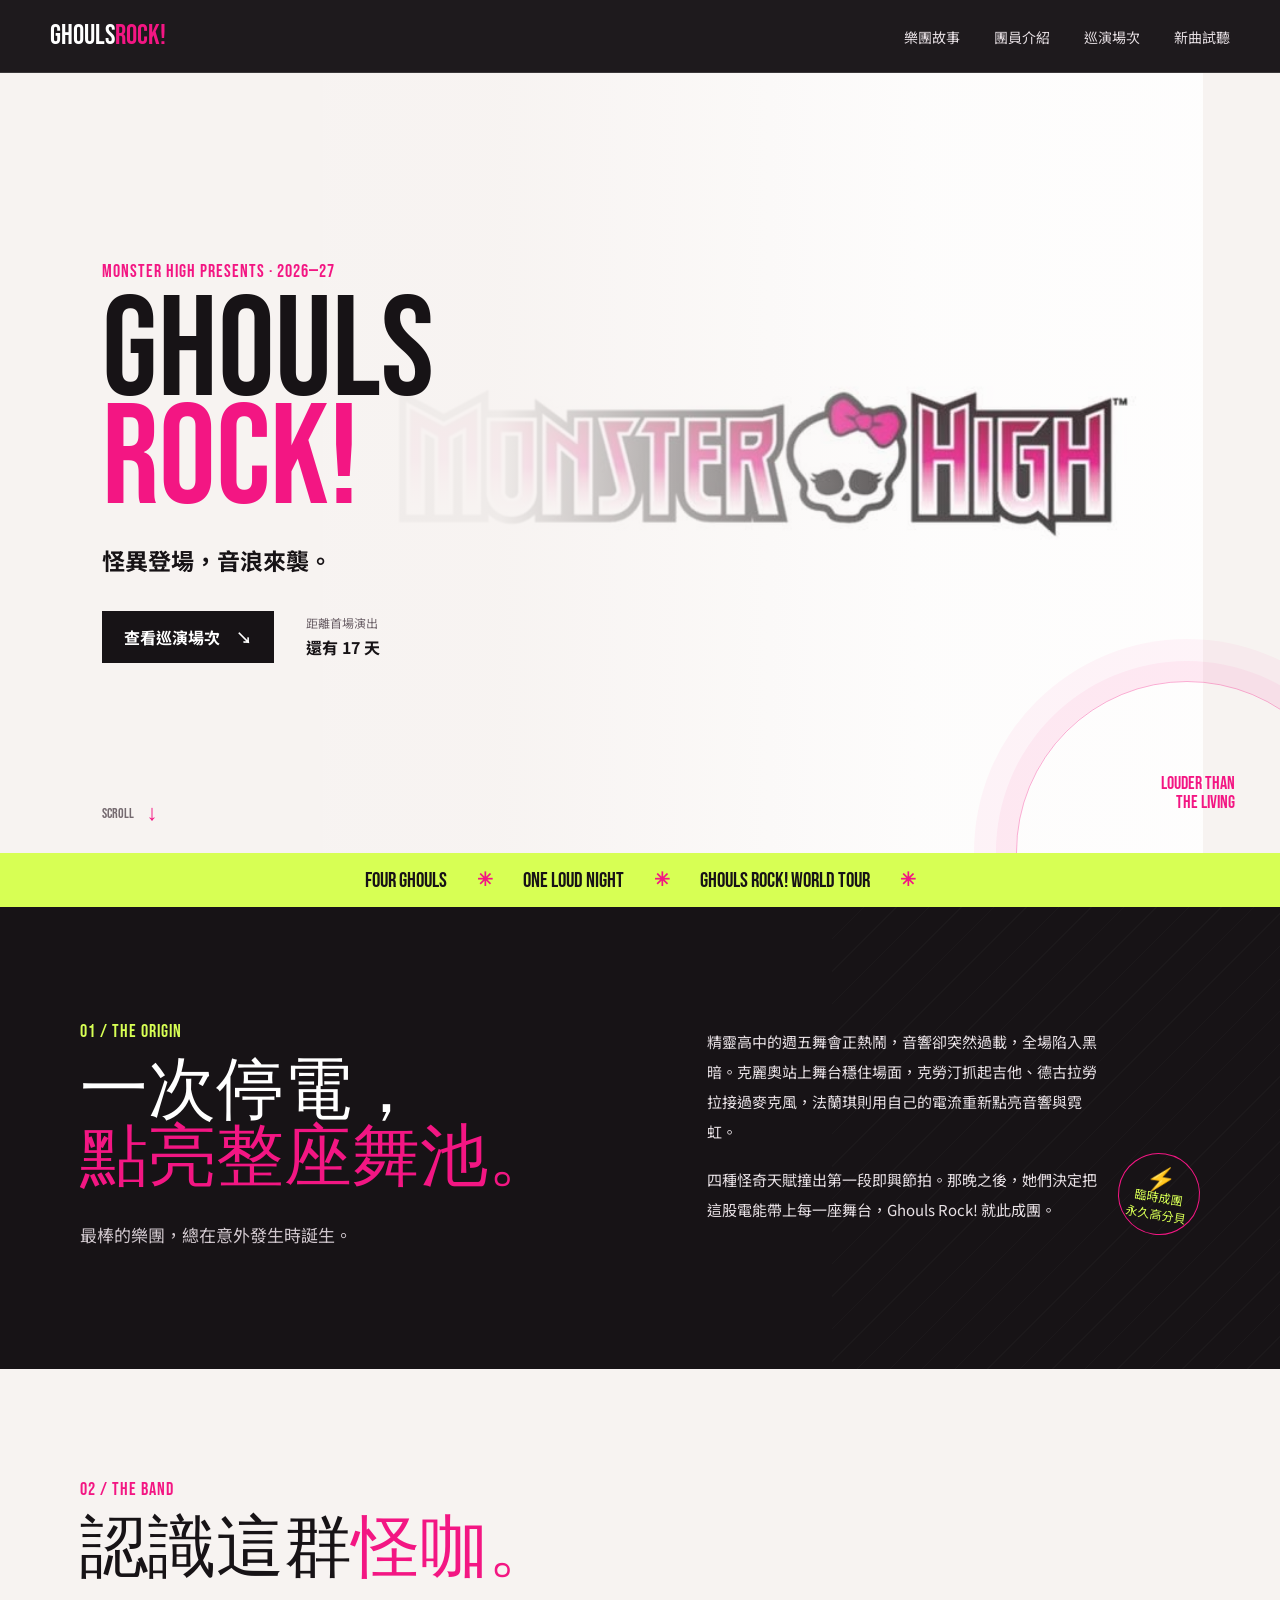
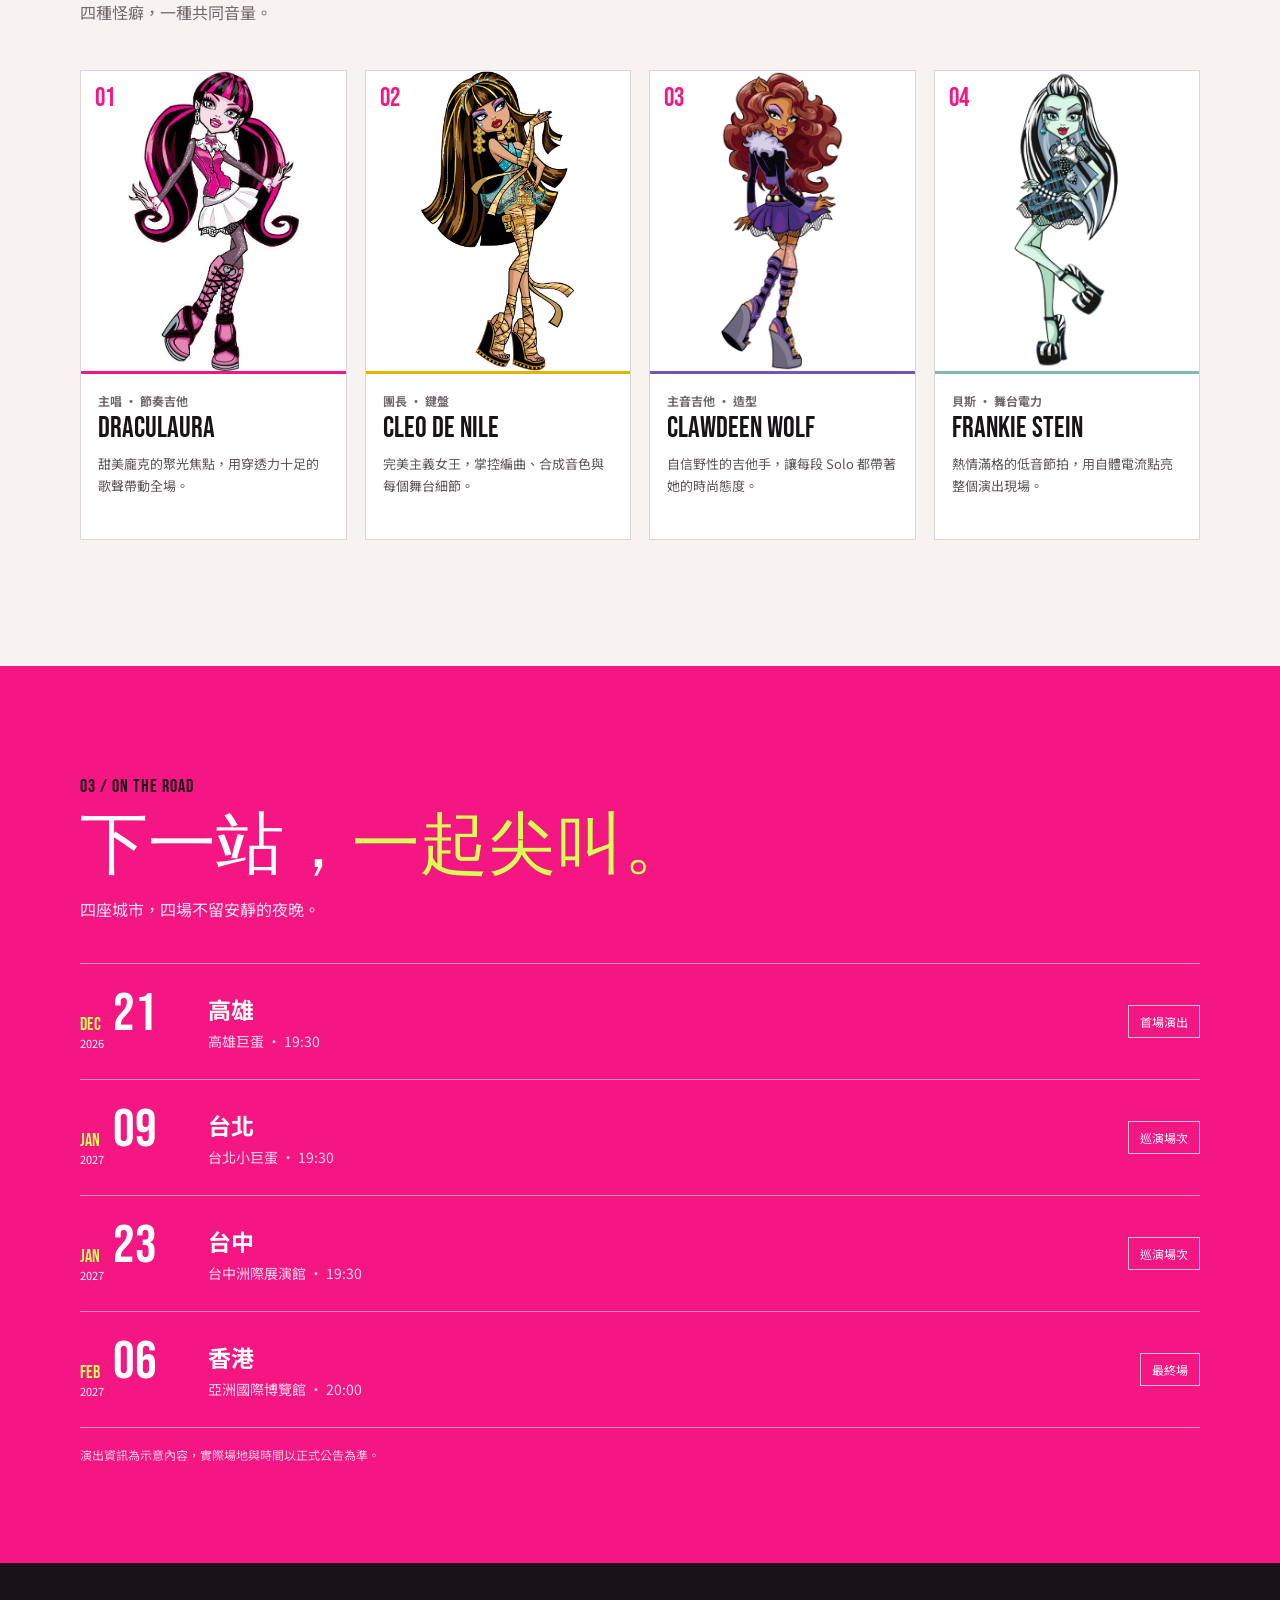
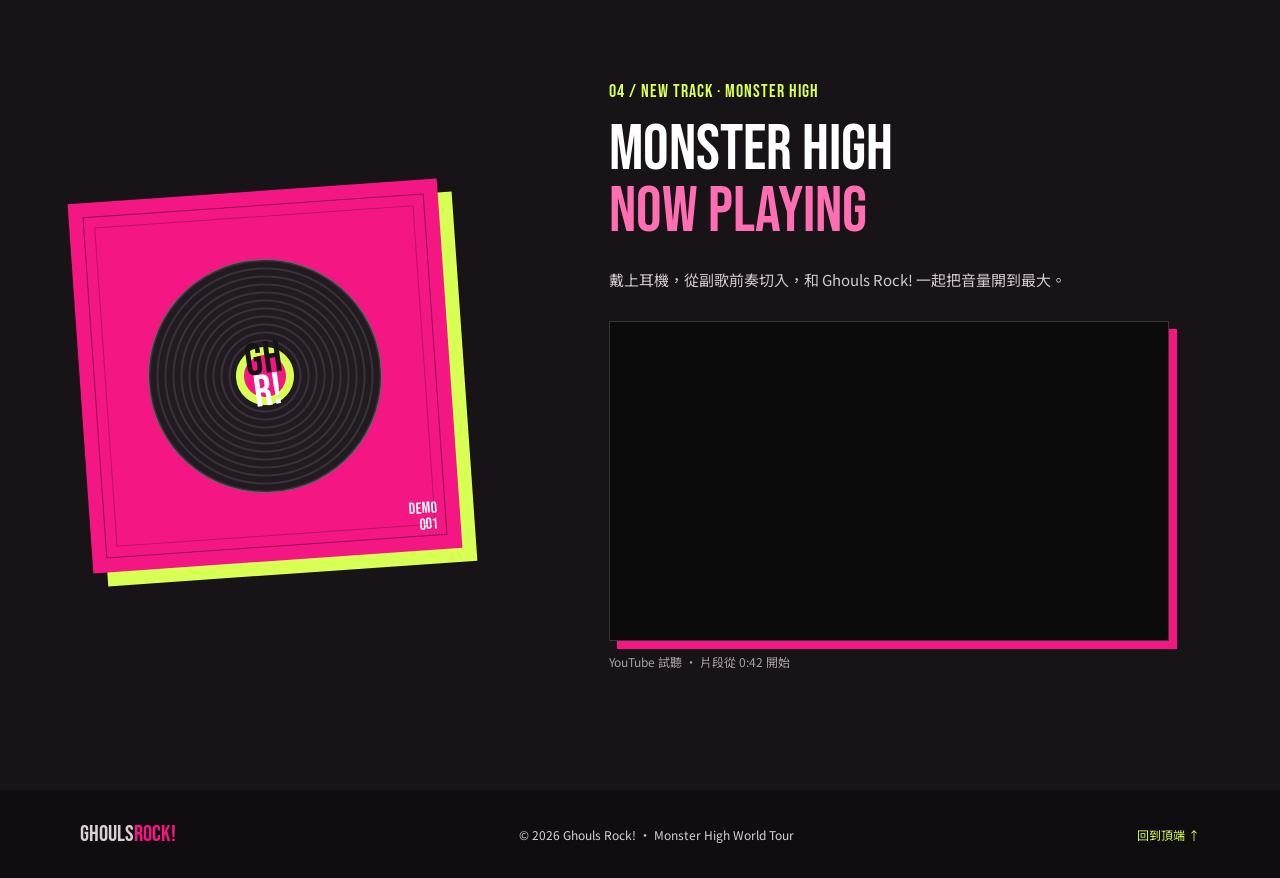
<file: index.html>
<!DOCTYPE html>
<html lang="zh-Hant">
<head>
    <meta charset="UTF-8">
    <meta name="viewport" content="width=device-width, initial-scale=1.0">
    <meta name="theme-color" content="#171316">
    <meta name="description" content="Ghouls Rock! 精靈高中女子搖滾樂團，巡演故事、團員、場次與新曲試聽。">
    <title>Ghouls Rock! | Monster High World Tour</title>
    <link rel="preconnect" href="https://fonts.googleapis.com">
    <link rel="preconnect" href="https://fonts.gstatic.com" crossorigin>
    <link href="https://fonts.googleapis.com/css2?family=Bebas+Neue&family=Noto+Sans+TC:wght@400;500;700;900&display=swap" rel="stylesheet">
    <link rel="stylesheet" href="style.css">
</head>
<body>
    <header class="site-header">
        <nav class="site-nav" aria-label="主要導覽">
            <a class="wordmark" href="#home" aria-label="Ghouls Rock! 回到首頁">GHOULS<span>ROCK!</span></a>
            <div class="nav-links">
                <a href="#story">樂團故事</a>
                <a href="#members">團員介紹</a>
                <a href="#tour">巡演場次</a>
                <a href="#listen">新曲試聽</a>
            </div>
        </nav>
    </header>

    <main>
        <section class="hero" id="home" aria-labelledby="hero-title">
            <div class="hero-content">
                <p class="eyebrow">MONSTER HIGH PRESENTS · 2026—27</p>
                <h1 id="hero-title">GHOULS<br><span>ROCK!</span></h1>
                <p class="hero-subtitle">怪異登場，音浪來襲。</p>
                <div class="hero-actions">
                    <a class="button button-dark" href="#tour">查看巡演場次 <span aria-hidden="true">↘</span></a>
                    <p class="countdown"><span>距離首場演出</span><strong id="day" aria-live="polite">倒數計算中</strong></p>
                </div>
            </div>
            <p class="hero-side-note" aria-hidden="true">LOUDER THAN<br>THE LIVING</p>
            <a class="scroll-cue" href="#story" aria-label="向下探索樂團故事">SCROLL <span aria-hidden="true">↓</span></a>
        </section>

        <div class="tour-ribbon" aria-hidden="true">
            <span>FOUR GHOULS</span><b>✳</b><span>ONE LOUD NIGHT</span><b>✳</b><span>GHOULS ROCK! WORLD TOUR</span><b>✳</b>
        </div>

        <section class="story section-dark" id="story" aria-labelledby="story-title">
            <div class="section-inner story-layout">
                <div class="section-heading">
                    <p class="eyebrow">01 / THE ORIGIN</p>
                    <h2 id="story-title">一次停電，<br><span>點亮整座舞池。</span></h2>
                    <p class="story-lead">最棒的樂團，總在意外發生時誕生。</p>
                </div>
                <div class="story-copy">
                    <p>精靈高中的週五舞會正熱鬧，音響卻突然過載，全場陷入黑暗。克麗奧站上舞台穩住場面，克勞汀抓起吉他、德古拉勞拉接過麥克風，法蘭琪則用自己的電流重新點亮音響與霓虹。</p>
                    <p>四種怪奇天賦撞出第一段即興節拍。那晚之後，她們決定把這股電能帶上每一座舞台，Ghouls Rock! 就此成團。</p>
                    <div class="story-stamp"><span aria-hidden="true">⚡</span><span>臨時成團<br>永久高分貝</span></div>
                </div>
            </div>
        </section>

        <section class="members section-light" id="members" aria-labelledby="members-title">
            <div class="section-inner">
                <div class="section-heading members-heading">
                    <p class="eyebrow">02 / THE BAND</p>
                    <h2 id="members-title">認識這群<span>怪咖。</span></h2>
                    <p>四種怪癖，一種共同音量。</p>
                </div>
                <div class="member-grid">
                    <article class="member-card member-drac">
                        <div class="member-art"><img src="p1.jpg" alt="德古拉勞拉 Draculaura 團員立繪" loading="lazy"><span class="member-number">01</span></div>
                        <div class="member-info"><p class="member-role">主唱 · 節奏吉他</p><h3>Draculaura</h3><p>甜美龐克的聚光焦點，用穿透力十足的歌聲帶動全場。</p></div>
                    </article>
                    <article class="member-card member-cleo">
                        <div class="member-art"><img src="p2.jpg" alt="克麗奧 Cleo de Nile 團員立繪" loading="lazy"><span class="member-number">02</span></div>
                        <div class="member-info"><p class="member-role">團長 · 鍵盤</p><h3>Cleo de Nile</h3><p>完美主義女王，掌控編曲、合成音色與每個舞台細節。</p></div>
                    </article>
                    <article class="member-card member-clawdeen">
                        <div class="member-art"><img src="p3.jpg" alt="克勞汀 Clawdeen Wolf 團員立繪" loading="lazy"><span class="member-number">03</span></div>
                        <div class="member-info"><p class="member-role">主音吉他 · 造型</p><h3>Clawdeen Wolf</h3><p>自信野性的吉他手，讓每段 Solo 都帶著她的時尚態度。</p></div>
                    </article>
                    <article class="member-card member-frankie">
                        <div class="member-art"><img src="P5.jpg" alt="法蘭琪 Frankie Stein 團員立繪" loading="lazy"><span class="member-number">04</span></div>
                        <div class="member-info"><p class="member-role">貝斯 · 舞台電力</p><h3>Frankie Stein</h3><p>熱情滿格的低音節拍，用自體電流點亮整個演出現場。</p></div>
                    </article>
                </div>
            </div>
        </section>

        <section class="tour section-pink" id="tour" aria-labelledby="tour-title">
            <div class="section-inner">
                <div class="section-heading tour-heading">
                    <p class="eyebrow">03 / ON THE ROAD</p>
                    <h2 id="tour-title">下一站，<span>一起尖叫。</span></h2>
                    <p>四座城市，四場不留安靜的夜晚。</p>
                </div>
                <div class="show-list">
                    <article class="show-row">
                        <div class="show-date"><span>DEC</span><strong>21</strong><span>2026</span></div>
                        <div class="show-city"><h3>高雄</h3><p>高雄巨蛋 · 19:30</p></div>
                        <span class="show-tag">首場演出</span>
                    </article>
                    <article class="show-row">
                        <div class="show-date"><span>JAN</span><strong>09</strong><span>2027</span></div>
                        <div class="show-city"><h3>台北</h3><p>台北小巨蛋 · 19:30</p></div>
                        <span class="show-tag">巡演場次</span>
                    </article>
                    <article class="show-row">
                        <div class="show-date"><span>JAN</span><strong>23</strong><span>2027</span></div>
                        <div class="show-city"><h3>台中</h3><p>台中洲際展演館 · 19:30</p></div>
                        <span class="show-tag">巡演場次</span>
                    </article>
                    <article class="show-row">
                        <div class="show-date"><span>FEB</span><strong>06</strong><span>2027</span></div>
                        <div class="show-city"><h3>香港</h3><p>亞洲國際博覽館 · 20:00</p></div>
                        <span class="show-tag">最終場</span>
                    </article>
                </div>
                <p class="tour-note">演出資訊為示意內容，實際場地與時間以正式公告為準。</p>
            </div>
        </section>

        <section class="listen section-dark" id="listen" aria-labelledby="listen-title">
            <div class="section-inner listen-layout">
                <div class="record-art" aria-hidden="true">
                    <div class="record-disc"><span></span></div>
                    <div class="record-label">GH<br><span>R!</span></div>
                    <p>DEMO<br>001</p>
                </div>
                <div class="listen-content">
                    <p class="eyebrow">04 / NEW TRACK · MONSTER HIGH</p>
                    <h2 id="listen-title">MONSTER HIGH<br><span>NOW PLAYING</span></h2>
                    <p>戴上耳機，從副歌前奏切入，和 Ghouls Rock! 一起把音量開到最大。</p>
                    <div class="youtube-player">
                        <iframe src="https://www.youtube-nocookie.com/embed/nGawAhRjtoA?start=42&amp;rel=0&amp;playsinline=1" title="MONSTER HIGH YouTube 試聽，從 0 分 42 秒開始" loading="lazy" referrerpolicy="strict-origin-when-cross-origin" allow="accelerometer; autoplay; clipboard-write; encrypted-media; gyroscope; picture-in-picture; web-share" allowfullscreen></iframe>
                    </div>
                    <p class="preview-status">YouTube 試聽 · 片段從 0:42 開始</p>
                </div>
            </div>
        </section>
    </main>

    <footer class="site-footer">
        <a class="wordmark" href="#home">GHOULS<span>ROCK!</span></a>
        <p>© 2026 Ghouls Rock! · Monster High World Tour</p>
        <a href="#home" class="back-to-top">回到頂端 ↑</a>
    </footer>
    <script src="script.js"></script>
</body>
</html>
</file>
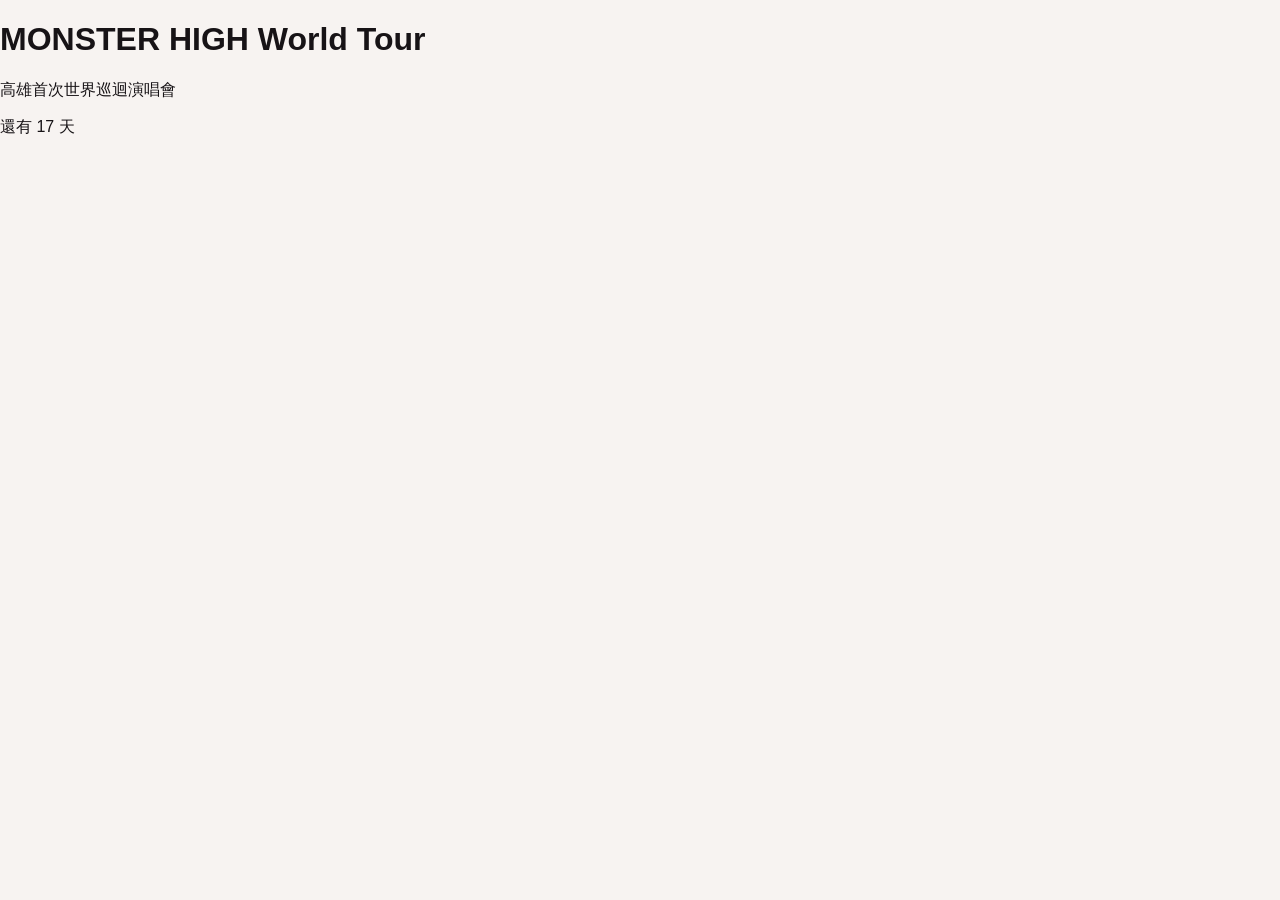
<file: 2070.html>
<!DOCTYPE html>
<html lang="zh-Hant">
<head>
    <link rel="stylesheet" href="style.css">
    <meta charset="UTF-8">
    <meta name="viewport" content="width=device-width, initial-scale=1.0">
    <title>精靈高中演唱會</title>
</head>
<body>
    <h1>MONSTER HIGH World Tour</h1>
    <p>高雄首次世界巡迴演唱會</p>
<p id="day"></p>
<script src="script.js"></script>

</body>
</html>
</file>
<file: style.css>
:root {
	color-scheme: light;
	--ink: #171316;
	--paper: #f7f3f1;
	--pink: #f31683;
	--pink-light: #ff6eb3;
	--lime: #d7ff54;
	--muted: #a9a0a5;
	--display: "Bebas Neue", Impact, sans-serif;
	--body: "Noto Sans TC", "Microsoft JhengHei", sans-serif;
}

* { box-sizing: border-box; }
html { scroll-behavior: smooth; scroll-padding-top: 78px; }
body {
	margin: 0;
	color: var(--ink);
	background: var(--paper);
	font-family: var(--body);
	-webkit-font-smoothing: antialiased;
}
a { color: inherit; text-decoration: none; }
button { font: inherit; }
img { display: block; max-width: 100%; }

.site-header {
	position: sticky;
	z-index: 20;
	top: 0;
	color: #fff;
	background: rgba(23, 19, 22, .97);
	border-bottom: 1px solid rgba(255, 255, 255, .13);
}
.site-nav {
	width: min(1180px, calc(100% - 48px));
	min-height: 72px;
	margin: auto;
	display: flex;
	align-items: center;
	justify-content: space-between;
	gap: 28px;
}
.wordmark {
	flex-shrink: 0;
	font: 28px/1 var(--display);
	letter-spacing: 0;
}
.wordmark span { color: var(--pink); }
.nav-links { display: flex; align-items: center; gap: 34px; }
.nav-links a {
	padding: 26px 0 22px;
	border-bottom: 3px solid transparent;
	color: #e7e0e4;
	font-size: 14px;
	transition: color .18s ease, border-color .18s ease;
}
.nav-links a:hover, .nav-links a:focus-visible { color: var(--lime); border-color: var(--lime); }

.hero {
	position: relative;
	min-height: 680px;
	min-height: min(780px, calc(100svh - 72px));
	display: flex;
	align-items: center;
	overflow: hidden;
	padding: 88px max(8vw, calc((100vw - 1180px) / 2));
	background-color: var(--paper);
	background-image: linear-gradient(90deg, rgba(247, 243, 241, .99) 0%, rgba(247, 243, 241, .96) 39%, rgba(247, 243, 241, .24) 72%, rgba(247, 243, 241, .1) 100%), url("BG6.png");
	background-position: center, right 6vw center;
	background-repeat: no-repeat;
	background-size: cover, min(74vw, 880px) auto;
}
.hero::after {
	position: absolute;
	right: -78px;
	bottom: -170px;
	width: 340px;
	height: 340px;
	border: 1px solid rgba(243, 22, 131, .35);
	border-radius: 50%;
	box-shadow: 0 0 0 20px rgba(243, 22, 131, .05), 0 0 0 42px rgba(243, 22, 131, .04);
	content: "";
}
.hero-content { position: relative; z-index: 1; width: min(640px, 62%); }
.eyebrow {
	margin: 0 0 18px;
	color: var(--pink);
	font: 18px/1 var(--display);
	letter-spacing: 1px;
}
.hero h1 {
	margin: 0;
	font: 142px/.76 var(--display);
	letter-spacing: 0;
}
.hero h1 span { color: var(--pink); }
.hero-subtitle { margin: 28px 0 34px; font-size: 23px; font-weight: 700; }
.hero-actions { display: flex; align-items: center; gap: 32px; }
.button {
	min-height: 52px;
	padding: 0 22px;
	display: inline-flex;
	align-items: center;
	justify-content: center;
	gap: 16px;
	border: 0;
	cursor: pointer;
	font-weight: 700;
	transition: transform .18s ease, background-color .18s ease;
}
.button:hover { transform: translateY(-2px); }
.button-dark { color: #fff; background: var(--ink); }
.button-dark:hover { background: var(--pink); }
.button-lime { color: var(--ink); background: var(--lime); }
.button-lime:hover { background: #e6ff91; }
.countdown { margin: 0; display: grid; gap: 4px; }
.countdown span { color: #6d6269; font-size: 12px; }
.countdown strong { color: var(--ink); font-size: 16px; }
.hero-side-note {
	position: absolute;
	right: 3.5vw;
	bottom: 40px;
	margin: 0;
	color: var(--pink);
	font: 18px/1.05 var(--display);
	text-align: right;
}
.scroll-cue {
	position: absolute;
	bottom: 26px;
	left: max(8vw, calc((100vw - 1180px) / 2));
	display: flex;
	align-items: center;
	gap: 12px;
	color: #756a70;
	font: 14px var(--display);
}
.scroll-cue span { color: var(--pink); font-size: 22px; }
.tour-ribbon {
	min-height: 54px;
	display: flex;
	align-items: center;
	justify-content: center;
	gap: 30px;
	overflow: hidden;
	color: var(--ink);
	background: var(--lime);
	font: 21px var(--display);
	white-space: nowrap;
}
.tour-ribbon b { color: var(--pink); font-size: 19px; }

.section-inner { width: min(1120px, calc(100% - 48px)); margin: 0 auto; }
.section-dark { color: #fff; background: var(--ink); }
.section-light { background: var(--paper); }
.story { position: relative; padding: 116px 0 122px; overflow: hidden; }
.story::before {
	position: absolute;
	top: 0;
	right: 0;
	width: 35%;
	height: 100%;
	background: repeating-linear-gradient(135deg, transparent 0 22px, rgba(255, 255, 255, .025) 22px 23px);
	content: "";
	pointer-events: none;
}
.story-layout { position: relative; display: grid; grid-template-columns: 1fr 1fr; gap: 12%; align-items: center; }
.section-heading h2, .listen-content h2 {
	margin: 0;
	font: 68px/.98 var(--display);
	letter-spacing: 0;
}
.section-heading h2 span, .listen-content h2 span { color: var(--pink); }
.story .eyebrow { color: var(--lime); }
.story-lead { margin: 30px 0 0; color: #d0c7cd; font-size: 17px; }
.story-copy { position: relative; max-width: 500px; padding-right: 100px; color: #e8e1e5; font-size: 15px; line-height: 2; }
.story-copy p { margin: 0 0 18px; }
.story-stamp {
	position: absolute;
	right: 0;
	bottom: 8px;
	width: 82px;
	height: 82px;
	display: grid;
	place-content: center;
	border: 1px solid var(--pink);
	border-radius: 50%;
	color: var(--lime);
	font-size: 12px;
	line-height: 1.4;
	text-align: center;
	transform: rotate(9deg);
}
.story-stamp span:first-child { color: var(--pink); font-size: 24px; line-height: 1; }

.members { padding: 112px 0 126px; }
.members-heading { margin-bottom: 46px; }
.members-heading h2 span { color: var(--pink); }
.members-heading > p:last-child { margin: 16px 0 0; color: #736970; }
.member-grid { display: grid; grid-template-columns: repeat(4, minmax(0, 1fr)); gap: 18px; }
.member-card { min-width: 0; border: 1px solid #ded5da; background: #fff; transition: transform .2s ease, box-shadow .2s ease; }
.member-card:hover { transform: translateY(-5px); box-shadow: 8px 8px 0 var(--pink); }
.member-art { position: relative; height: 300px; overflow: hidden; background: #fff; }
.member-art img { width: 100%; height: 100%; object-fit: contain; object-position: center bottom; }
.member-number {
	position: absolute;
	top: 12px;
	left: 14px;
	color: var(--pink);
	font: 26px var(--display);
}
.member-info { min-height: 168px; padding: 18px 17px 22px; border-top: 3px solid var(--pink); }
.member-cleo .member-info { border-color: #dfb600; }
.member-clawdeen .member-info { border-color: #7655b6; }
.member-frankie .member-info { border-color: #81b9ae; }
.member-role { margin: 0 0 5px; color: #746870; font-size: 12px; font-weight: 700; }
.member-info h3 { margin: 0 0 10px; font: 29px/1 var(--display); }
.member-info > p:last-child { margin: 0; color: #5d5359; font-size: 13px; line-height: 1.7; }

.tour { padding: 112px 0 100px; color: #fff; background: var(--pink); }
.tour-heading { margin-bottom: 42px; }
.tour-heading .eyebrow { color: var(--ink); }
.tour-heading h2 span { color: var(--lime); }
.tour-heading > p:last-child { margin: 16px 0 0; color: rgba(255, 255, 255, .88); }
.show-list { border-top: 1px solid rgba(255, 255, 255, .5); }
.show-row {
	min-height: 116px;
	display: grid;
	grid-template-columns: 100px 1fr auto;
	align-items: center;
	gap: 28px;
	border-bottom: 1px solid rgba(255, 255, 255, .5);
}
.show-date { display: grid; grid-template-columns: auto auto; align-items: baseline; column-gap: 8px; width: 78px; }
.show-date span:first-child { color: var(--lime); font: 18px var(--display); }
.show-date strong { grid-row: span 2; grid-column: 2; font: 54px/.85 var(--display); }
.show-date span:last-child { grid-column: 1; font-size: 11px; }
.show-city h3 { margin: 0 0 5px; font-size: 23px; }
.show-city p { margin: 0; color: rgba(255, 255, 255, .83); font-size: 14px; }
.show-tag { padding: 7px 11px; border: 1px solid rgba(255, 255, 255, .72); font-size: 12px; }
.tour-note { margin: 18px 0 0; color: rgba(255, 255, 255, .78); font-size: 12px; }

.listen { padding: 120px 0; overflow: hidden; }
.listen-layout { display: grid; grid-template-columns: minmax(260px, .8fr) 1.2fr; align-items: center; gap: 12%; }
.record-art {
	position: relative;
	width: min(100%, 370px);
	aspect-ratio: 1;
	display: grid;
	place-items: center;
	background: var(--pink);
	box-shadow: 14px 14px 0 var(--lime);
	transform: rotate(-4deg);
}
.record-art::before, .record-art::after { position: absolute; inset: 14px; border: 1px solid rgba(23, 19, 22, .45); content: ""; }
.record-art::after { inset: 25px; border-color: rgba(23, 19, 22, .25); }
.record-disc {
	position: relative;
	width: 63%;
	aspect-ratio: 1;
	display: grid;
	place-items: center;
	border: 1px solid #71616d;
	border-radius: 50%;
	background: repeating-radial-gradient(circle, #211b21 0 2px, #393039 3px 4px, #211b21 5px 8px);
}
.record-disc span { width: 25%; aspect-ratio: 1; border: 8px solid var(--lime); border-radius: 50%; background: var(--pink); }
.record-label { position: absolute; z-index: 1; color: var(--ink); font: 45px/.72 var(--display); text-align: center; transform: rotate(-4deg); }
.record-label span { color: #fff; }
.record-art > p { position: absolute; right: 23px; bottom: 17px; margin: 0; font: 16px/1 var(--display); text-align: right; }
.listen-content { max-width: 590px; }
.listen-content .eyebrow { color: var(--lime); }
.listen-content h2 { font-size: 64px; }
.listen-content h2 span { color: var(--pink-light); }
.listen-content > p:not(.eyebrow):not(.preview-status) { max-width: 500px; margin: 22px 0 27px; color: #d2c9cf; font-size: 15px; line-height: 1.9; }
.youtube-player {
	width: min(100%, 560px);
	aspect-ratio: 16 / 9;
	border: 1px solid rgba(255, 255, 255, .18);
	background: #0b0b0b;
	box-shadow: 8px 8px 0 var(--pink);
}
.youtube-player iframe { width: 100%; height: 100%; border: 0; }
.preview-status { margin: 12px 0 0; color: #a99ea6; font-size: 12px; }

.site-footer {
	min-height: 88px;
	padding: 20px max(24px, calc((100vw - 1120px) / 2));
	display: flex;
	align-items: center;
	justify-content: space-between;
	gap: 24px;
	color: #d9d0d5;
	background: #100d10;
}
.site-footer p { margin: 0; font-size: 12px; }
.site-footer .wordmark { font-size: 23px; }
.back-to-top { color: var(--lime); font-size: 12px; }

:focus-visible { outline: 3px solid var(--lime); outline-offset: 4px; }
@media (max-width: 900px) {
	.nav-links { gap: 18px; }
	.hero { background-position: center, right -80px center; background-size: cover, 680px auto; }
	.hero h1 { font-size: 116px; }
	.member-grid { grid-template-columns: repeat(2, minmax(0, 1fr)); gap: 20px; }
	.member-art { height: 340px; }
	.story-layout { gap: 8%; }
	.section-heading h2 { font-size: 58px; }
	.listen-layout { gap: 8%; }
}
@media (max-width: 620px) {
	html { scroll-padding-top: 112px; }
	.site-nav { width: 100%; min-height: 108px; padding: 12px 18px 0; display: block; }
	.wordmark { display: inline-block; margin-bottom: 8px; font-size: 25px; }
	.nav-links { height: 48px; gap: 0; justify-content: space-between; overflow-x: auto; }
	.nav-links a { flex: 0 0 auto; padding: 13px 10px 11px; font-size: 12px; }
	.nav-links a:first-child { padding-left: 0; }
	.hero {
		min-height: 610px;
		min-height: calc(89svh - 108px);
		padding: 60px 24px 80px;
		align-items: flex-start;
		background-image: linear-gradient(180deg, rgba(247, 243, 241, .98) 0%, rgba(247, 243, 241, .94) 45%, rgba(247, 243, 241, .15) 100%), url("BG6.png");
		background-position: center, center bottom -88px;
		background-size: cover, 520px auto;
	}
	.hero-content { width: 100%; }
	.eyebrow { font-size: 16px; }
	.hero h1 { font-size: 94px; }
	.hero-subtitle { margin: 22px 0 28px; font-size: 19px; }
	.hero-actions { align-items: flex-start; flex-direction: column; gap: 20px; }
	.hero-side-note { right: 18px; bottom: 22px; font-size: 15px; }
	.scroll-cue { left: 24px; bottom: 22px; }
	.tour-ribbon { min-height: 46px; justify-content: flex-start; gap: 18px; padding-left: 18px; font-size: 18px; }
	.section-inner { width: calc(100% - 40px); }
	.story, .members, .tour, .listen { padding: 78px 0 84px; }
	.story-layout, .listen-layout { grid-template-columns: 1fr; gap: 34px; }
	.section-heading h2, .listen-content h2 { font-size: 52px; }
	.story-copy { padding-right: 0; padding-bottom: 88px; font-size: 14px; }
	.story-stamp { right: 8px; bottom: 0; }
	.members-heading { margin-bottom: 30px; }
	.member-grid { gap: 12px; }
	.member-art { height: 230px; }
	.member-info { min-height: 172px; padding: 15px 12px 17px; }
	.member-info h3 { font-size: 25px; }
	.member-info > p:last-child { font-size: 12px; }
	.member-number { top: 8px; left: 10px; font-size: 22px; }
	.show-row { min-height: 100px; grid-template-columns: 70px 1fr; gap: 14px; }
	.show-date strong { font-size: 46px; }
	.show-city h3 { font-size: 20px; }
	.show-city p { font-size: 12px; }
	.show-tag { display: none; }
	.tour-note { line-height: 1.7; }
	.record-art { width: min(78vw, 320px); margin: 0 auto 15px; }
	.listen-content h2 { font-size: 54px; }
	.site-footer { padding: 22px 20px; flex-wrap: wrap; gap: 12px 20px; }
	.site-footer p { order: 3; flex-basis: 100%; }
}
@media (prefers-reduced-motion: reduce) {
	*, *::before, *::after { scroll-behavior: auto !important; animation-duration: .01ms !important; transition-duration: .01ms !important; }
}
</file>
